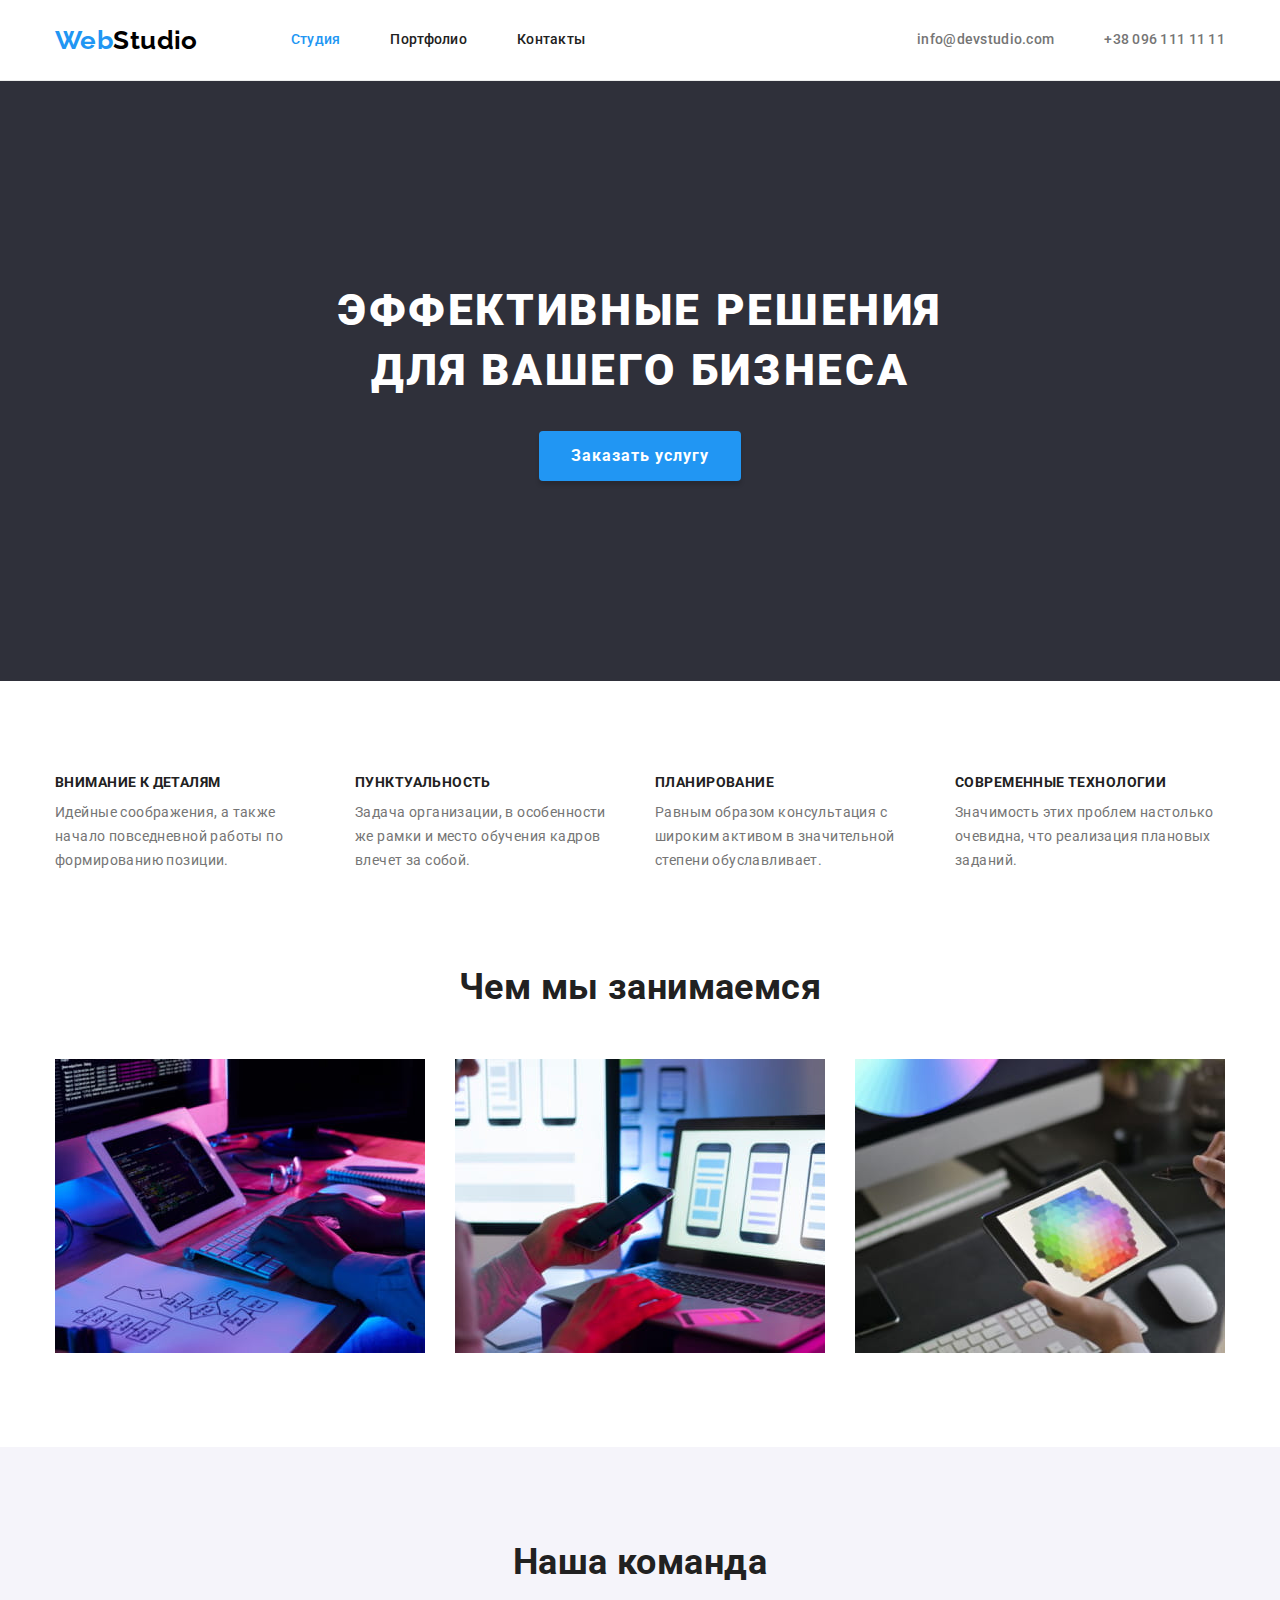
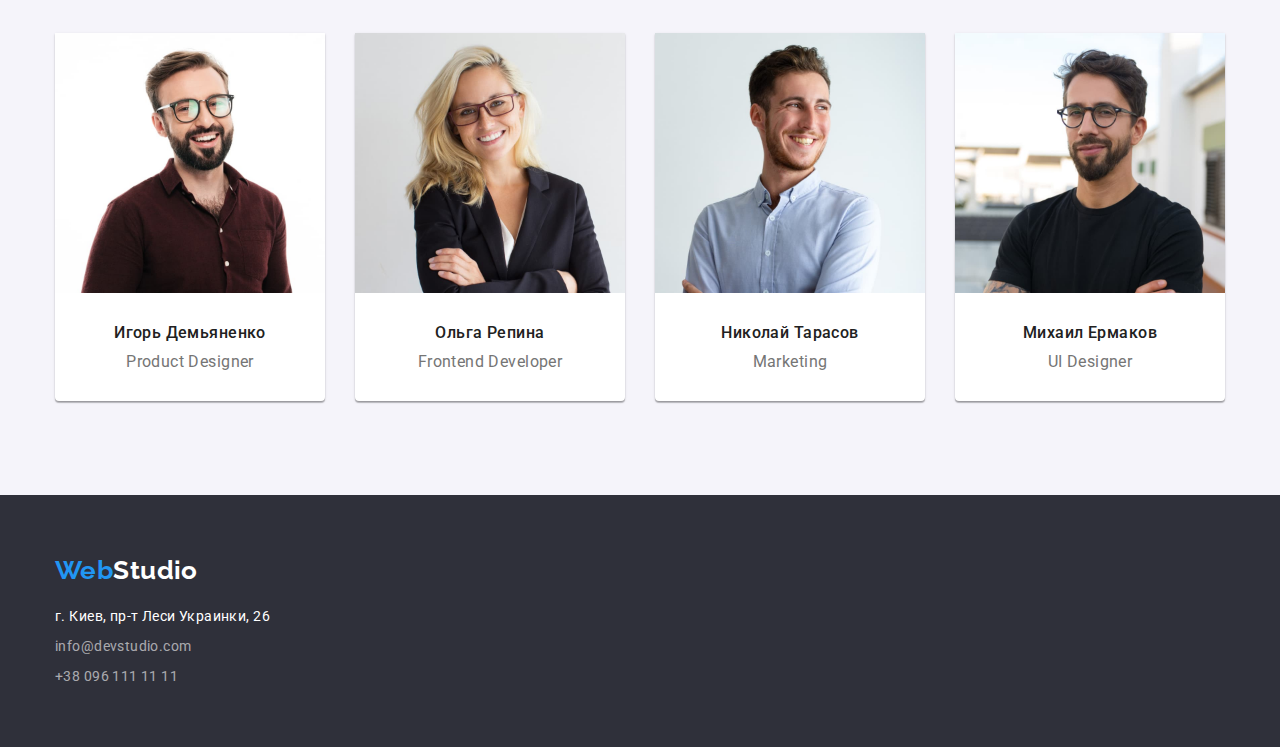
<file: index.html>
<!DOCTYPE html>
<html lang="ru">
  <head>
    <meta charset="UTF-8" />
    <meta http-equiv="X-UA-Compatible" content="IE=edge" />
    <meta name="viewport" content="width=device-width, initial-scale=1.0" />
    <title>WebStudio</title>
    <link
      href="https://fonts.googleapis.com/css2?family=Raleway:wght@700&family=Roboto:wght@400;500;700;900&display=swap"
      rel="stylesheet"
    />
    <link
      rel="stylesheet"
      href="https://cdnjs.cloudflare.com/ajax/libs/modern-normalize/1.1.0/modern-normalize.min.css"
    />
    <link rel="stylesheet" href="./css/styles.css" />
  </head>

  <body>
    <!-- Header -->
    <header class="page-header">
      <div class="header-line">
        <div class="container">
          <!-- Navigation -->
          <nav class="main-nav">
            <a class="logo" href="./index.html">Web<span class="logo-dark-part">Studio</span></a>
            <ul class="main-nav-list">
              <li class="main-nav-list-item">
                <a class="color-accent current" href="./index.html">Студия</a>
              </li>
              <li class="main-nav-list-item">
                <a class="color-accent" href="./portfolio.html">Портфолио</a>
              </li>
              <li class="main-nav-list-item"><a class="color-accent" href="#">Контакты</a></li>
            </ul>
          </nav>

          <!-- Contact Information -->
          <ul class="contacts-list">
            <li class="contacts-list-item">
              <a class="color-accent" href="mailto:info@devstudio.com">info@devstudio.com</a>
            </li>
            <li class="contacts-list-item">
              <a class="color-accent" href="tel:+380961111111">+38 096 111 11 11</a>
            </li>
          </ul>
        </div>
      </div>
    </header>

    <main>
      <!-- Hero -->
      <section class="hero section">
        <h1 class="hero-title">Эффективные решения для вашего бизнеса</h1>
        <button class="hero-btn" type="button">Заказать услугу</button>
      </section>

      <!-- Features -->
      <section class="features section">
        <div class="container">
          <h2 class="features-title visually-hidden">Особенности</h2>
          <ul class="features-list">
            <li class="features-list-item">
              <h3 class="item-title">Внимание к деталям</h3>
              <p class="item-descr">
                Идейные соображения, а также начало повседневной работы по формированию позиции.
              </p>
            </li>
            <li class="features-list-item">
              <h3 class="item-title">Пунктуальность</h3>
              <p class="item-descr">
                Задача организации, в особенности же рамки и место обучения кадров влечет за собой.
              </p>
            </li>
            <li class="features-list-item">
              <h3 class="item-title">Планирование</h3>
              <p class="item-descr">
                Равным образом консультация с широким активом в значительной степени обуславливает.
              </p>
            </li>
            <li class="features-list-item">
              <h3 class="item-title">Современные технологии</h3>
              <p class="item-descr">
                Значимость этих проблем настолько очевидна, что реализация плановых заданий.
              </p>
            </li>
          </ul>
        </div>
      </section>

      <!-- Directions -->
      <section class="directions section">
        <div class="container">
          <h2 class="directions-title">Чем мы занимаемся</h2>
          <ul class="directions-list">
            <li class="directions-list-item">
              <img
                class="item-img"
                src="./images/desktop.jpg"
                alt="Desktop-разработка"
                width="370"
              />
            </li>
            <li class="directions-list-item">
              <img
                class="item-img"
                src="./images/mobile.jpg"
                alt="Разработка мобильных приложений"
                width="370"
              />
            </li>
            <li class="directions-list-item">
              <img class="item-img" src="./images/web.jpg" alt="Web-программирование" width="370" />
            </li>
          </ul>
        </div>
      </section>

      <!-- Team -->
      <section class="team section">
        <div class="container">
          <h2 class="team-title">Наша команда</h2>
          <ul class="team-list">
            <li class="team-list-item">
              <img
                class="item-img"
                src="./images/product-designer.jpg"
                alt="Product Designer"
                width="270"
              />
              <div class="item-text">
                <h3 class="item-title">Игорь Демьяненко</h3>
                <p class="item-descr">Product Designer</p>
              </div>
            </li>
            <li class="team-list-item">
              <img
                class="item-img"
                src="./images/frontend-developer.jpg"
                alt="Frontend Developer"
                width="270"
              />
              <div class="item-text">
                <h3 class="item-title">Ольга Репина</h3>
                <p class="item-descr">Frontend Developer</p>
              </div>
            </li>
            <li class="team-list-item">
              <img class="item-img" src="./images/marketing.jpg" alt="Marketing" width="270" />
              <div class="item-text">
                <h3 class="item-title">Николай Тарасов</h3>
                <p class="item-descr">Marketing</p>
              </div>
            </li>
            <li class="team-list-item">
              <img class="item-img" src="./images/ui-designer.jpg" alt="UI Designer" width="270" />
              <div class="item-text">
                <h3 class="item-title">Михаил Ермаков</h3>
                <p class="item-descr">UI Designer</p>
              </div>
            </li>
          </ul>
        </div>
      </section>
    </main>

    <!-- Footer -->
    <footer class="page-footer">
      <div class="container">
        <a class="logo" href="./index.html">Web<span class="logo-light-part">Studio</span></a>
        <address class="address-info">
          <ul class="address-info-list">
            <li class="address-info-list-item">
              <a
                class="address color-accent"
                href="https://goo.gl/maps/5Cw5wHXfv2F4CqR76"
                target="_blank"
                rel="noopener noreferrer"
                >г. Киев, пр-т Леси Украинки, 26</a
              >
            </li>
            <li class="address-info-list-item">
              <a class="color-accent" href="mailto:info@devstudio.com">info@devstudio.com</a>
            </li>
            <li class="address-info-list-item">
              <a class="color-accent" href="tel:+380961111111">+38 096 111 11 11</a>
            </li>
          </ul>
        </address>
      </div>
    </footer>
  </body>
</html>
</file>
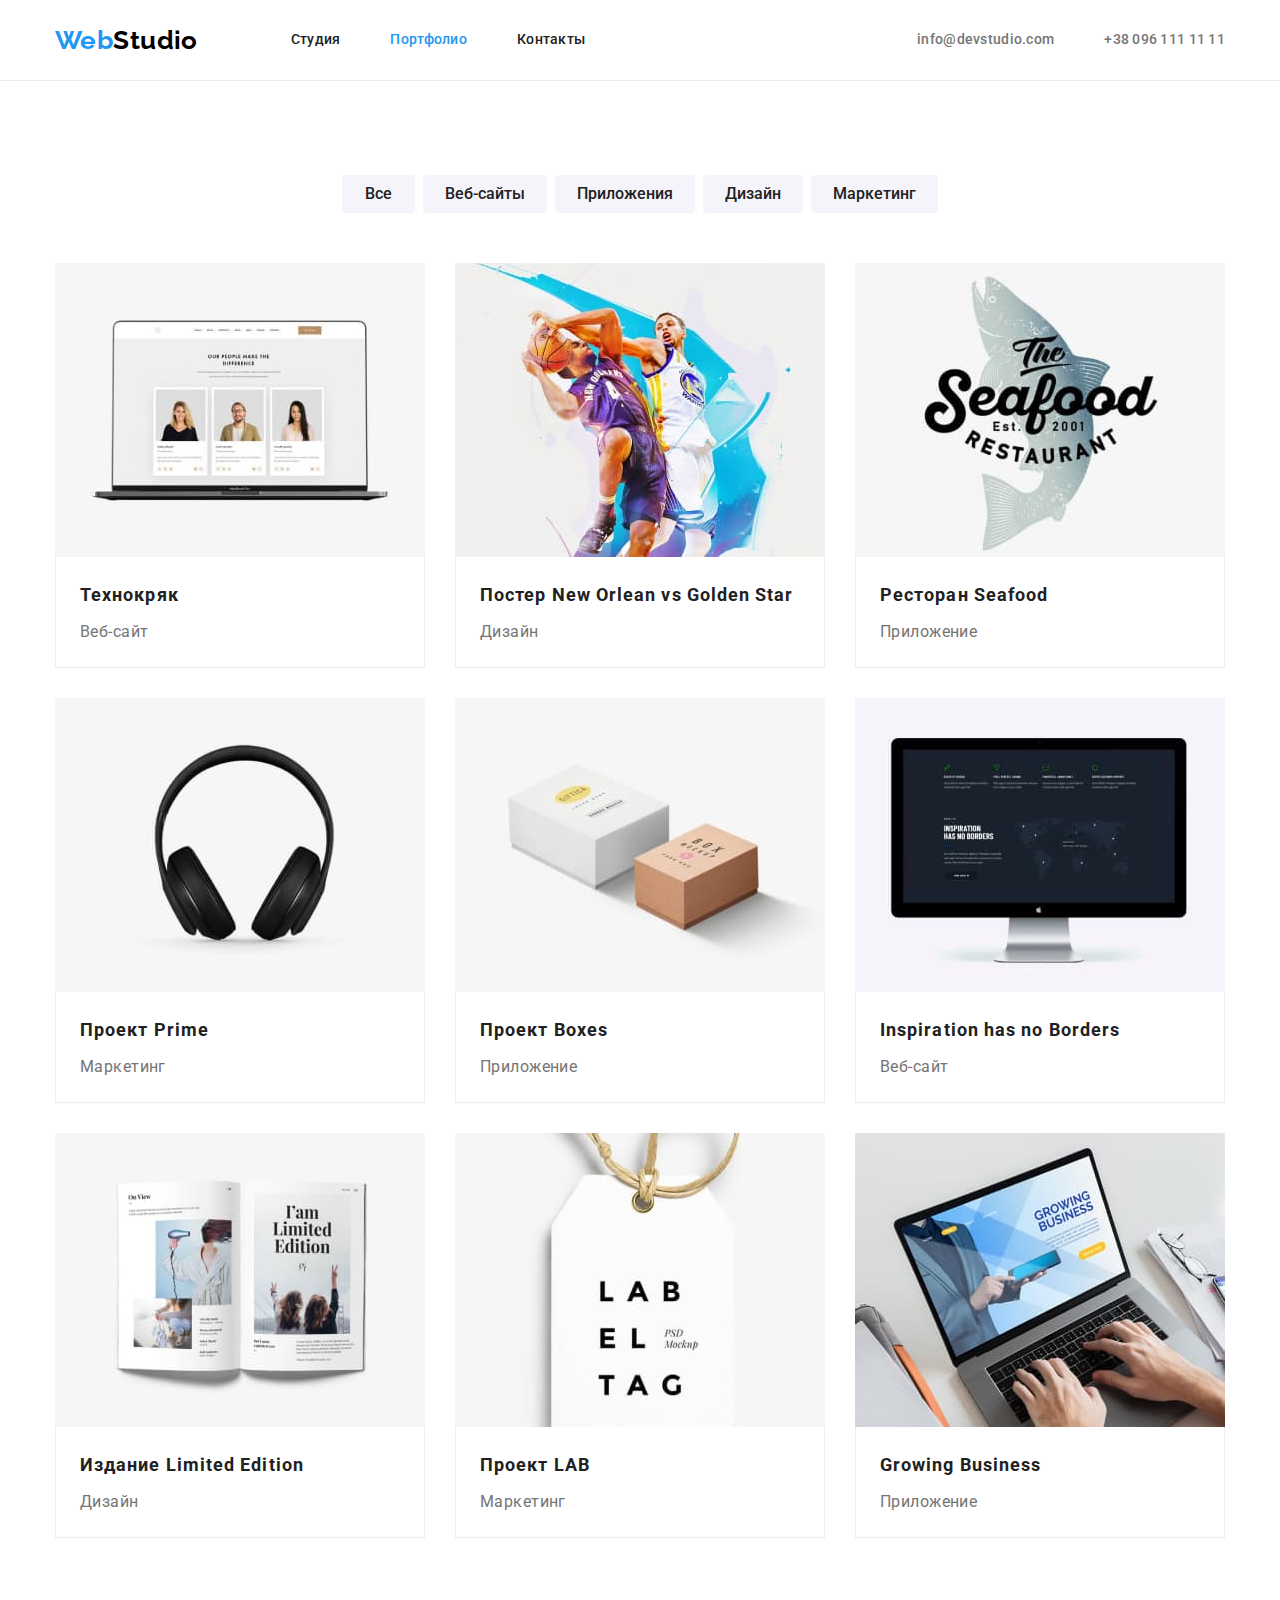
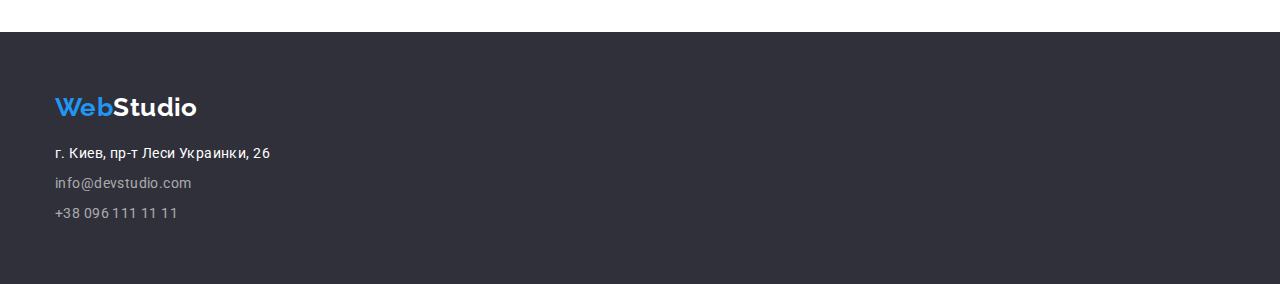
<file: portfolio.html>
<!DOCTYPE html>
<html lang="ru">
  <head>
    <meta charset="UTF-8" />
    <meta http-equiv="X-UA-Compatible" content="IE=edge" />
    <meta name="viewport" content="width=device-width, initial-scale=1.0" />
    <title>Portfolio</title>
    <link
      href="https://fonts.googleapis.com/css2?family=Raleway:wght@700&family=Roboto:wght@400;500;700;900&display=swap"
      rel="stylesheet"
    />
    <link
      rel="stylesheet"
      href="https://cdnjs.cloudflare.com/ajax/libs/modern-normalize/1.1.0/modern-normalize.min.css"
    />
    <link rel="stylesheet" href="./css/styles.css" />
  </head>

  <body>
    <!-- Header -->
    <header class="page-header">
      <div class="header-line">
        <div class="container">
          <!-- Navigation -->
          <nav class="main-nav">
            <a class="logo" href="./index.html">Web<span class="logo-dark-part">Studio</span></a>
            <ul class="main-nav-list">
              <li class="main-nav-list-item">
                <a class="color-accent" href="./index.html">Студия</a>
              </li>
              <li class="main-nav-list-item">
                <a class="color-accent current" href="./portfolio.html">Портфолио</a>
              </li>
              <li class="main-nav-list-item"><a class="color-accent" href="#">Контакты</a></li>
            </ul>
          </nav>

          <!-- Contact Information -->
          <ul class="contacts-list">
            <li class="contacts-list-item">
              <a class="color-accent" href="mailto:info@devstudio.com">info@devstudio.com</a>
            </li>
            <li class="contacts-list-item">
              <a class="color-accent" href="tel:+380961111111">+38 096 111 11 11</a>
            </li>
          </ul>
        </div>
      </div>
    </header>

    <!-- Portfolio -->
    <main>
      <section class="portfolio section">
        <div class="container">
          <h1 class="portfolio-title visually-hidden">Портфолио</h1>

          <!-- Tabs -->
          <ul class="portfolio-tabs-list">
            <li class="portfolio-tabs-item"><button type="button">Все</button></li>
            <li class="portfolio-tabs-item">
              <button type="button">Веб-сайты</button>
            </li>
            <li class="portfolio-tabs-item">
              <button type="button">Приложения</button>
            </li>
            <li class="portfolio-tabs-item"><button type="button">Дизайн</button></li>
            <li class="portfolio-tabs-item">
              <button type="button">Маркетинг</button>
            </li>
          </ul>

          <!-- Projects -->
          <ul class="projects-list">
            <li class="projects-list-item">
              <img
                class="item-img"
                src="./images/technoquack.jpg"
                alt="Веб-сайт проекта Технокряк"
                width="370"
              />
              <div class="item-text">
                <h2 class="item-title">Технокряк</h2>
                <p class="item-descr">Веб-сайт</p>
              </div>
            </li>
            <li class="projects-list-item">
              <img
                class="item-img"
                src="./images/football.jpg"
                alt="Постер футбольных команд"
                width="370"
              />
              <div class="item-text">
                <h2 class="item-title">Постер New Orlean vs Golden Star</h2>
                <p class="item-descr">Дизайн</p>
              </div>
            </li>
            <li class="projects-list-item">
              <img
                class="item-img"
                src="./images/seafood-restaurant.jpg"
                alt="Логотип приложения для ресторана Seafood"
                width="370"
              />
              <div class="item-text">
                <h2 class="item-title">Ресторан Seafood</h2>
                <p class="item-descr">Приложение</p>
              </div>
            </li>
            <li class="projects-list-item">
              <img
                class="item-img"
                src="./images/headphone-prime.jpg"
                alt="Маркетинговые услуги по продаже техники Prime"
                width="370"
              />
              <div class="item-text">
                <h2 class="item-title">Проект Prime</h2>
                <p class="item-descr">Маркетинг</p>
              </div>
            </li>
            <li class="projects-list-item">
              <img
                class="item-img"
                src="./images/boxes.jpg"
                alt="Логотип с коробками для проекта Boxes"
                width="370"
              />
              <div class="item-text">
                <h2 class="item-title">Проект Boxes</h2>
                <p class="item-descr">Приложение</p>
              </div>
            </li>
            <li class="projects-list-item">
              <img
                class="item-img"
                src="./images/inspiration.jpg"
                alt="Веб-сайт на тему: Вдохновение не имеет границ"
                width="370"
              />
              <div class="item-text">
                <h2 class="item-title">Inspiration has no Borders</h2>
                <p class="item-descr">Веб-сайт</p>
              </div>
            </li>
            <li class="projects-list-item">
              <img
                class="item-img"
                src="./images/limited-edition.jpg"
                alt="Книга издания Limited Edition"
                width="370"
              />
              <div class="item-text">
                <h2 class="item-title">Издание Limited Edition</h2>
                <p class="item-descr">Дизайн</p>
              </div>
            </li>
            <li class="projects-list-item">
              <img
                class="item-img"
                src="./images/lab-project.jpg"
                alt="Бирка с логотипом LAB проекта"
                width="370"
              />
              <div class="item-text">
                <h2 class="item-title">Проект LAB</h2>
                <p class="item-descr">Маркетинг</p>
              </div>
            </li>
            <li class="projects-list-item">
              <img
                class="item-img"
                src="./images/growing-business.jpg"
                alt="Приложение для проекта Growing Business"
                width="370"
              />
              <div class="item-text">
                <h2 class="item-title">Growing Business</h2>
                <p class="item-descr">Приложение</p>
              </div>
            </li>
          </ul>
        </div>
      </section>
    </main>

    <!-- Footer -->
    <footer class="page-footer">
      <div class="container">
        <a class="logo" href="./index.html">Web<span class="logo-light-part">Studio</span></a>
        <address class="address-info">
          <ul class="address-info-list">
            <li class="address-info-list-item">
              <a
                class="address color-accent"
                href="https://goo.gl/maps/5Cw5wHXfv2F4CqR76"
                target="_blank"
                rel="noopener noreferrer"
                >г. Киев, пр-т Леси Украинки, 26</a
              >
            </li>
            <li class="address-info-list-item">
              <a class="color-accent" href="mailto:info@devstudio.com">info@devstudio.com</a>
            </li>
            <li class="address-info-list-item">
              <a class="color-accent" href="tel:+380961111111">+38 096 111 11 11</a>
            </li>
          </ul>
        </address>
      </div>
    </footer>
  </body>
</html>
</file>
<file: css/styles.css>
/* Variables */
:root {
  --primary-font: 'Roboto';
  --logo-font: 'Raleway', 'Geneva', 'Arial', sans-serif;

  --primary-text-color: #757575;
  --title-text-color: #212121;
  --white-text-color: #fff;
  --black-text-color: #000;

  --primary-bgr-color: #fff;
  --hero-bgr-color: #2f303a;
  --footer-bgr-color: #2f303a;
  --accent-bgr-color: #188ce8;
  --element-bgr-color: #f5f4fa;

  --accent-color: #2196f3;
  --border-color: #ececec;
  --item-border-color: #eeeeee;

  --btn-shadow-color: rgba(0, 0, 0, 0.15);
  --btn-shadow-color-param-1: rgba(0, 0, 0, 0.1);
  --btn-shadow-color-param-2: rgba(0, 0, 0, 0.08);
  --btn-shadow-color-param-3: rgba(0, 0, 0, 0.12);

  --card-shadow-color-param-1: rgba(0, 0, 0, 0.12);
  --card-shadow-color-param-2: rgba(0, 0, 0, 0.14);
  --card-shadow-color-param-3: rgba(0, 0, 0, 0.2);

  --contacts-text-color: rgba(255, 255, 255, 0.6);
}

/* General */
body {
  font-family: var(--primary-font);
  color: var(--primary-text-color);
  background-color: var(--primary-bgr-color);
  font-size: 14px;
  letter-spacing: 0.03em;
}

.container {
  width: 1200px;
  padding-left: 15px;
  padding-right: 15px;
  margin-left: auto;
  margin-right: auto;
}

.section {
  padding-top: 94px;
  padding-bottom: 94px;
}

ul {
  list-style-type: none;
}

a {
  text-decoration: none;
}

address {
  font-style: inherit;
}

h2,
h3 {
  color: var(--title-text-color);
}

h1,
h2,
h3,
h4,
h5,
h6,
ul,
p {
  margin: 0;
  padding: 0;
}

img {
  display: block;
  max-width: 100%;
  height: auto;
}

/* Header */
.page-header {
  background-color: var(--primary-bgr-color);
}

.header-line {
  border-bottom: 1px solid var(--border-color);
}

.page-header .container {
  display: flex;
}

.logo {
  margin-right: 93px;

  font-family: var(--logo-font);
  font-weight: 700;
  font-size: 26px;
  line-height: 1.19;

  color: var(--accent-color);
}

.logo-dark-part {
  color: var(--black-text-color);
}

.logo-light-part {
  color: var(--white-text-color);
}

/* Navigation & Contact Information*/
.main-nav {
  display: flex;
  align-items: center;
}

.main-nav-list,
.contacts-list {
  display: flex;

  font-weight: 500;
  line-height: 1.14;
  letter-spacing: 0.02em;
}

.main-nav-list-item:not(:last-child) {
  margin-right: 50px;
}

.main-nav-list a {
  padding-top: 32px;
  padding-bottom: 32px;
  display: block;

  color: var(--title-text-color);
}

.contacts-list {
  margin-left: auto;
}

.contacts-list-item:not(:last-child) {
  margin-right: 50px;
}

.contacts-list a {
  padding-top: 32px;
  padding-bottom: 32px;
  display: block;

  color: var(--primary-text-color);
}

.main-nav-list .current {
  color: var(--accent-color);
}

/* Hero */
.hero {
  padding-top: 200px;
  padding-bottom: 200px;
  text-align: center;

  background: var(--hero-bgr-color);
}

.hero-title {
  margin-bottom: 30px;
  max-width: 700px;
  margin-left: auto;
  margin-right: auto;

  font-weight: 900;
  font-size: 44px;
  line-height: 1.36;
  letter-spacing: 0.06em;
  text-transform: uppercase;

  color: var(--white-text-color);
}

.hero-btn {
  border: none;
  border-radius: 4px;
  padding: 10px 32px;
  min-width: 200px;

  font-weight: 700;
  font-size: 16px;
  line-height: 1.88;
  letter-spacing: 0.06em;

  color: var(--white-text-color);
  background: var(--accent-color);
  box-shadow: 0px 4px 4px var(--btn-shadow-color);
}

.hero-btn:hover,
.hero-btn:focus {
  background: var(--accent-bgr-color);
}

/* Features */
.features-list {
  display: flex;
  justify-content: space-between;
}

.features-list-item {
  width: 270px;
}

.features-list .item-title {
  margin-bottom: 10px;

  font-weight: 700;
  font-size: 14px;
  line-height: 1.14;
  text-transform: uppercase;
}

.features-list .item-descr {
  line-height: 1.71;
}

/* Directions & Team*/
.directions {
  padding-top: 0;
}

.directions-list {
  display: flex;
  justify-content: space-between;
}

.team-list {
  display: flex;
  justify-content: space-between;
}

.directions-title,
.team-title {
  margin-bottom: 50px;

  font-weight: 700;
  font-size: 36px;
  line-height: 1.17;
  text-align: center;
}

.team {
  background: var(--element-bgr-color);
}

.team-list {
  font-size: 16px;
  line-height: 1.19;
  text-align: center;
}

.team-list-item {
  box-shadow: 0px 1px 3px var(--card-shadow-color-param-1),
    0px 1px 1px var(--card-shadow-color-param-2), 0px 2px 1px var(--card-shadow-color-param-3);
  border-radius: 0px 0px 4px 4px;
  background-color: var(--primary-bgr-color);
}

.team-list .item-text {
  padding-top: 30px;
  padding-bottom: 30px;
}

.team-list .item-title {
  margin-bottom: 10px;

  font-weight: 500;
  font-size: 16px;
}

/* Portfolio */
.portfolio-tabs-list {
  display: flex;
  justify-content: center;
  margin-bottom: 50px;
}

.portfolio-tabs-item:not(:last-child) {
  margin-right: 8px;
}

.portfolio-tabs-list button {
  border-radius: 4px;
  border: none;
  padding: 6px 22px;
  min-width: 73px;

  font-family: var(--main-font);
  font-weight: 500;
  font-size: 16px;
  line-height: 1.63;
  text-align: center;

  background: var(--element-bgr-color);
  color: var(--title-text-color);
  cursor: pointer;
}

.portfolio-tabs-list button:hover,
.portfolio-tabs-list button:focus {
  background: var(--accent-color);
  color: var(--white-text-color);
  box-shadow: 0px 3px 1px var(--btn-shadow-color-param-1),
    0px 1px 2px var(--btn-shadow-color-param-2), 0px 2px 2px var(--btn-shadow-color-param-3);
}

.projects-list {
  display: flex;
  flex-wrap: wrap;
}

.projects-list .item-text {
  border-left: 1px solid var(--item-border-color);
  border-right: 1px solid var(--item-border-color);
  border-bottom: 1px solid var(--item-border-color);
  padding: 20px 24px;
}

.projects-list-item:not(:nth-last-child(-n + 3)) {
  margin-bottom: 30px;
}

.projects-list-item:not(:nth-child(3n)) {
  margin-right: 30px;
}

.projects-list .item-title {
  margin-bottom: 4px;

  font-weight: 700;
  font-size: 18px;
  line-height: 2;
  letter-spacing: 0.06em;
}

.projects-list .item-descr {
  font-size: 16px;
  line-height: 1.88;
}

/* Footer */
.page-footer {
  background: var(--footer-bgr-color);
}

.page-footer .container {
  padding-top: 60px;
  padding-bottom: 60px;
}

.page-footer .logo {
  display: inline-block;
  margin-bottom: 20px;
}

.address-info-list {
  line-height: 1.5;
}

.address-info-list a {
  color: var(--contacts-text-color);
}

.address-info-list .address {
  color: var(--white-text-color);
}

.address-info-list-item:not(:last-child) {
  margin-bottom: 9px;
}

/* General */
.visually-hidden {
  position: absolute;

  width: 1px;
  height: 1px;
  margin: -1px;
  border: 0;
  padding: 0;

  white-space: nowrap;
  clip-path: inset(100%);
  clip: rect(0 0 0 0);
  overflow: hidden;
}

.color-accent:hover,
.color-accent:focus {
  color: var(--accent-color);
}
</file>
